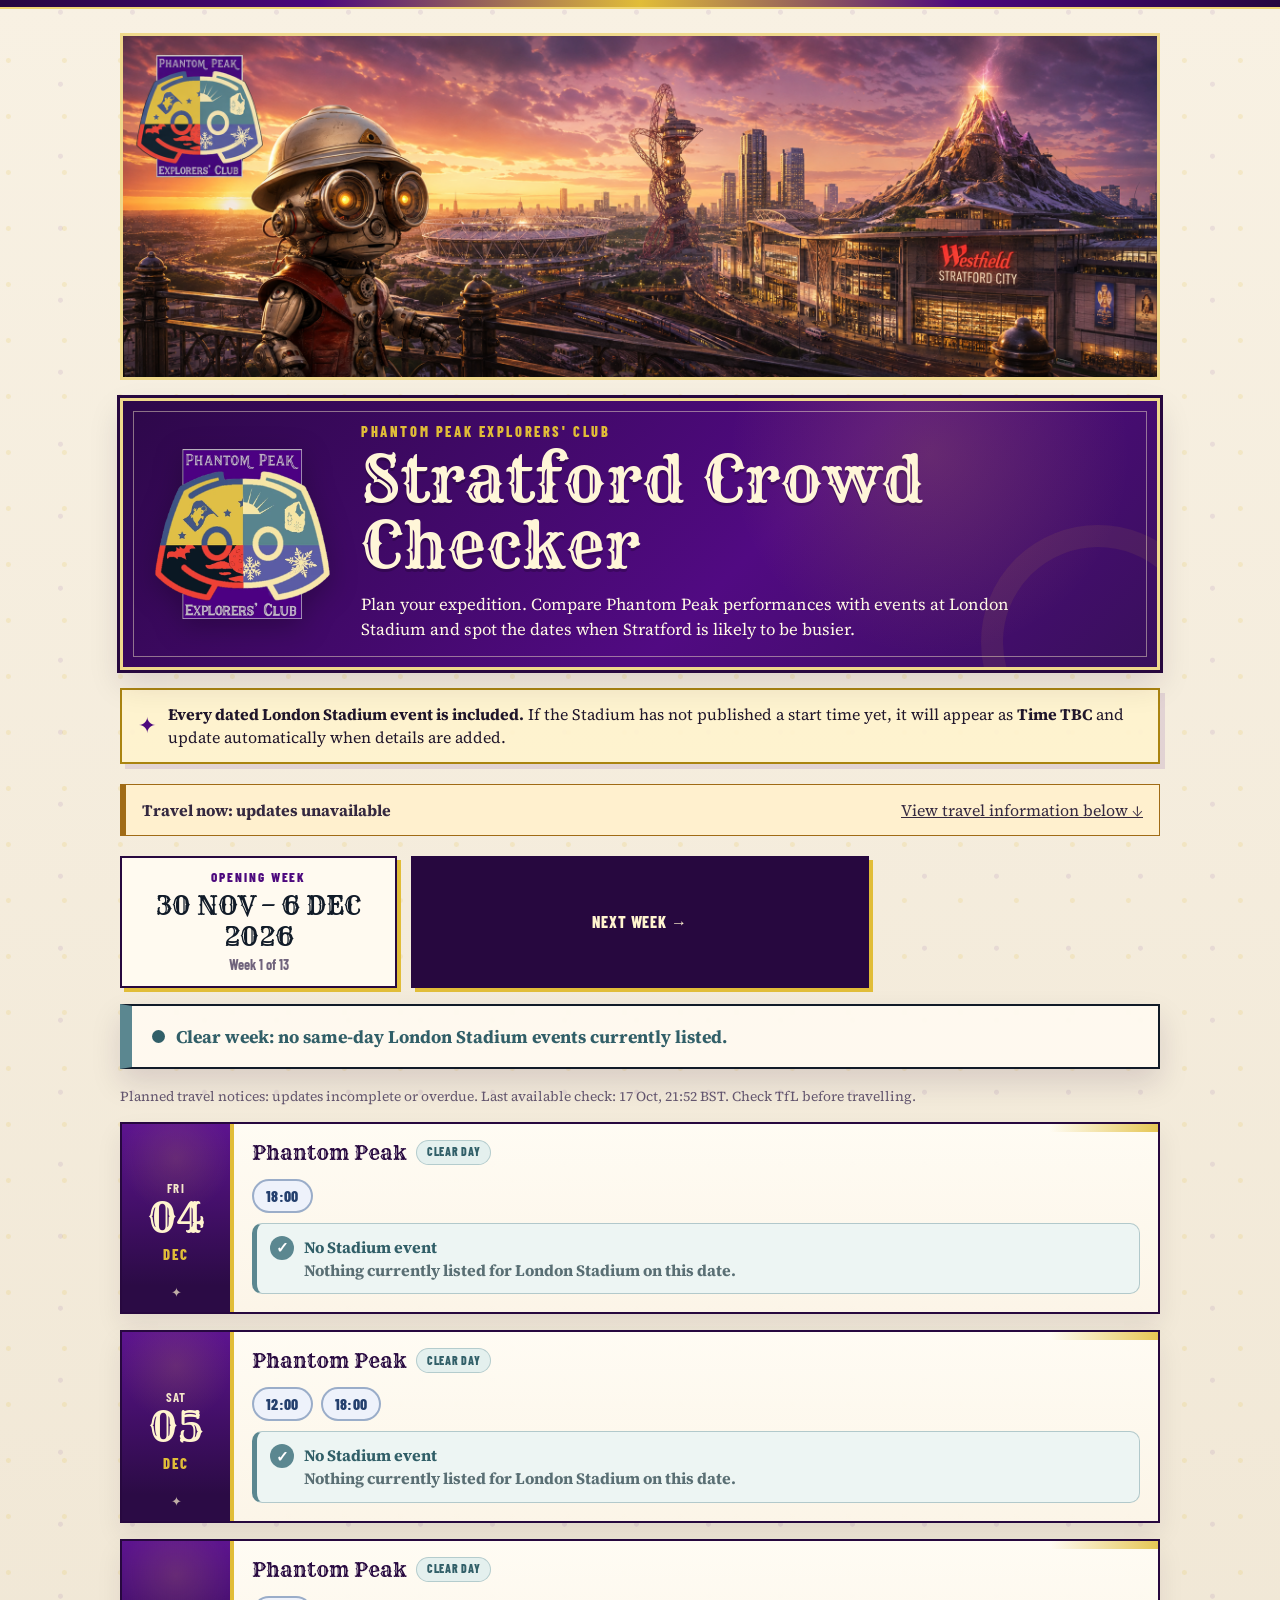
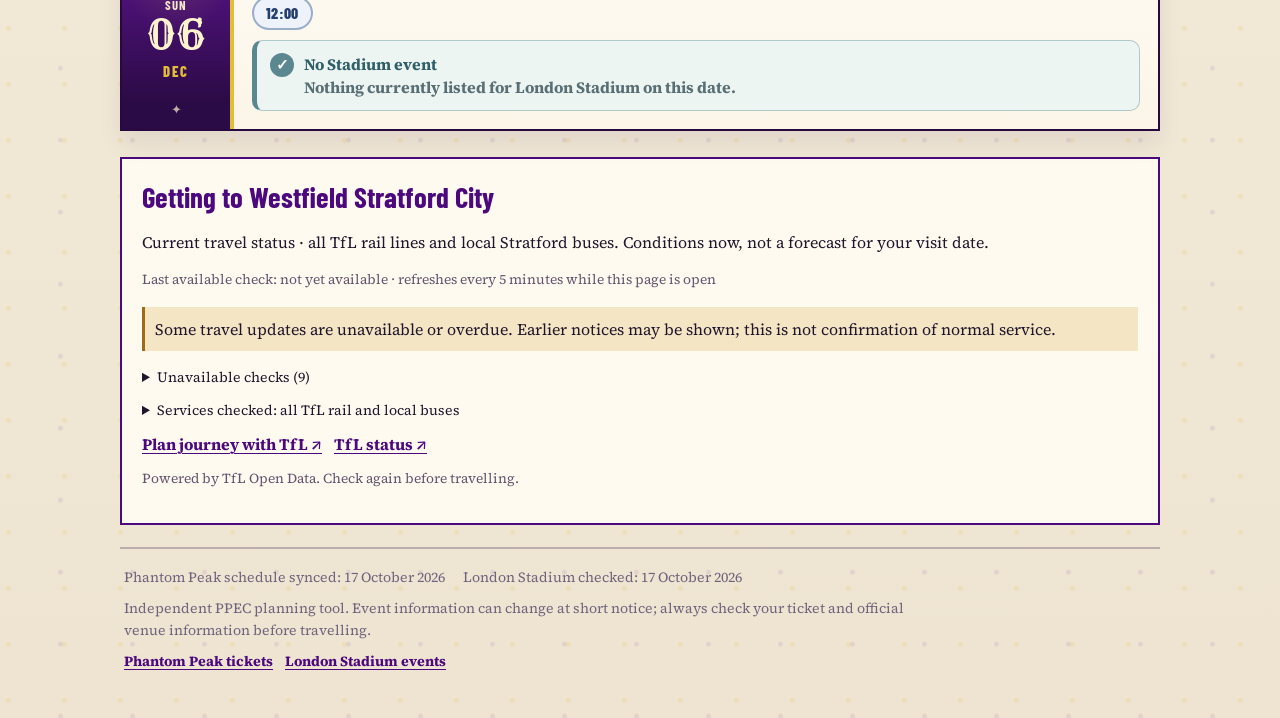
<file: index.html>
<!doctype html>
<html lang="en-GB">
<head>
  <meta charset="utf-8">
  <meta name="viewport" content="width=device-width, initial-scale=1">
  <meta name="theme-color" content="#4d087d">
  <meta name="description" content="PPEC Stratford Crowd Checker: compare Phantom Peak performances with London Stadium events.">
  <title>PPEC Stratford Crowd Checker</title>
  <link rel="icon" type="image/png" href="assets/ppec-icon.png">
  <link rel="preconnect" href="https://fonts.googleapis.com">
  <link rel="preconnect" href="https://fonts.gstatic.com" crossorigin>
  <link href="https://fonts.googleapis.com/css2?family=Barlow+Condensed:wght@600;700;800&family=Rye&family=Source+Serif+4:opsz,wght@8..60,400;8..60,600;8..60,700&display=swap" rel="stylesheet">
  <link rel="stylesheet" href="styles.css">
</head>
<body>
  <div class="site-topline" aria-hidden="true"></div>

  <div class="site-layout">
    <main class="page-shell">
      <figure class="portrait-banner">
        <img src="assets/stratford-banner-wide.png" alt="Jonabot looking across Stratford towards London Stadium, the Orbit and Westfield Stratford City with Phantom Peak rising from the shopping centre">
      </figure>

      <header class="hero">
        <img class="hero-logo" src="assets/ppec-logo.webp" alt="Phantom Peak Explorers' Club">
        <div class="hero-copy">
          <p class="eyebrow">PHANTOM PEAK EXPLORERS' CLUB</p>
          <h1>Stratford Crowd Checker</h1>
          <p class="intro">Plan your expedition. Compare Phantom Peak performances with events at London Stadium and spot the dates when Stratford is likely to be busier.</p>
        </div>
      </header>

      <section class="notice-strip" aria-label="How to use this checker">
        <span class="notice-symbol" aria-hidden="true">✦</span>
        <p><strong>Every dated London Stadium event is included.</strong> If the Stadium has not published a start time yet, it will appear as <strong>Time TBC</strong> and update automatically when details are added.</p>
      </section>

      <div id="travelStatusBar" class="travel-status-bar" aria-live="polite"><a href="#travelInfo">Travel now: checking TfL… · View travel information ↓</a></div>

      <section class="week-picker" aria-label="Week navigation">
        <button id="prevWeek" class="nav-button" type="button" aria-label="View previous week">← Previous week</button>
        <div class="week-heading" aria-live="polite">
          <div id="weekLabel" class="week-kicker">OPENING WEEK</div>
          <h2 id="weekRange">30 NOV – 6 DEC 2026</h2>
          <div id="weekCounter" class="week-counter">Week 1 of 13</div>
        </div>
        <button id="nextWeek" class="nav-button" type="button" aria-label="View next week">Next week →</button>
      </section>

      <section id="summary" class="summary-card" aria-live="polite"></section>
      <p id="plannedTravelStatus" class="travel-check">Planned travel notices: checking for updates…</p>
      <section id="schedule" class="schedule-list" aria-label="Phantom Peak performances"></section>

      <section id="travelInfo" class="travel-panel" aria-labelledby="travelHeading">
        <h2 id="travelHeading">Getting to Westfield Stratford City</h2>
        <p>Current travel status · all TfL rail lines and local Stratford buses. Conditions now, not a forecast for your visit date.</p>
        <div id="currentTravel" aria-live="polite"></div>
        <div class="source-links">
          <a href="https://tfl.gov.uk/plan-a-journey/" target="_blank" rel="noopener noreferrer">Plan journey with TfL ↗</a>
          <a href="https://tfl.gov.uk/tube-dlr-overground/status/" target="_blank" rel="noopener noreferrer">TfL status ↗</a>
        </div>
        <p class="travel-check">Powered by TfL Open Data. Check again before travelling.</p>
      </section>

      <footer class="footer">
        <div class="footer-status">
          <p id="ppChecked"></p>
          <p id="stadiumChecked"></p>
        </div>
        <p class="fine-print">Independent PPEC planning tool. Event information can change at short notice; always check your ticket and official venue information before travelling.</p>
        <div class="source-links">
          <a href="https://www.phantompeak.com/tickets/?flow=lyTxE9UF" target="_blank" rel="noopener noreferrer">Phantom Peak tickets</a>
          <a href="https://www.london-stadium.com/events/all.html" target="_blank" rel="noopener noreferrer">London Stadium events</a>
        </div>
      </footer>
    </main>
  </div>

  <script src="schedule-data.js"></script>
  <script src="app.js"></script>
  <script src="travel-core.js"></script>
  <script src="travel.js"></script>
</body>
</html>
</file>
<file: styles.css>
:root {
  --ink: #20162b;
  --muted: #70637c;
  --cream: #fff4cf;
  --cream-soft: #fffaf0;
  --cream-deep: #efd98c;
  --purple: #4c087d;
  --purple-2: #6d1a99;
  --purple-dark: #27083f;
  --gold: #e1bd38;
  --gold-deep: #aa8410;
  --blue: #3e6093;
  --teal: #5b8790;
  --red: #e34d3f;
  --night: #111b28;
  --line: rgba(39, 8, 63, .2);
  --shadow: 0 14px 30px rgba(36, 10, 51, .13);
}

.travel-panel { margin-top: 26px; padding: 20px; background: var(--cream-soft); border: 2px solid var(--purple); color: var(--ink); }
.travel-panel h2 { margin: 0 0 8px; font-family: 'Barlow Condensed', Arial, sans-serif; color: var(--purple); font-size: 1.8rem; }
.travel-panel p { line-height: 1.5; }
.travel-check { font-size: .86rem; line-height: 1.5; color: #63556e; }
.planned-travel { margin-top: 14px; }
.travel-notice { margin: 9px 0; padding: 12px 14px; background: #fff0ce; color: #513607; border: 1px solid #caaa66; overflow-wrap: anywhere; }
.travel-notice summary { cursor: pointer; font-weight: 700; line-height: 1.4; }
.travel-notice p { margin: 10px 0 0; line-height: 1.5; }
.travel-scope { font-size: .85rem; }
.travel-coverage { margin: 12px 0; font-size: .88rem; line-height: 1.5; }
.travel-coverage summary { cursor: pointer; }
.travel-unavailable { border-left: 3px solid #a06b16; padding: 10px; background: #f4e5c4; }
@media(max-width:520px) { .travel-panel { padding: 14px; } .travel-notice { padding: 10px; } }

* { box-sizing: border-box; }
html { min-height: 100%; background: #efe7d7; }
body {
  margin: 0;
  min-height: 100%;
  overflow-x: hidden;
  color: var(--ink);
  font-family: 'Source Serif 4', Georgia, serif;
  background:
    radial-gradient(circle at 15% 8%, rgba(225,189,56,.16) 0 2px, transparent 3px),
    radial-gradient(circle at 84% 17%, rgba(76,8,125,.08) 0 2px, transparent 3px),
    linear-gradient(180deg, #f8f1e3 0%, #eee4d1 100%);
  background-size: 56px 56px, 72px 72px, auto;
}

button, a { font: inherit; }
button:focus-visible, a:focus-visible { outline: 3px solid var(--red); outline-offset: 3px; }

.site-topline {
  height: 9px;
  background: linear-gradient(90deg, var(--purple-dark), var(--purple), var(--gold), var(--purple), var(--purple-dark));
  border-bottom: 2px solid #f0d774;
}

.site-layout {
  width: min(1040px, calc(100% - 28px));
  margin: 0 auto;
}

.portrait-banner {
  display: block;
  margin: 0 0 18px;
  overflow: hidden;
}
.portrait-banner img {
  display: block;
  width: 100%;
  height: auto;
  aspect-ratio: 3 / 1;
  object-fit: cover;
  object-position: center;
  border: 3px solid var(--cream-deep);
  outline: 2px solid var(--purple-dark);
  box-shadow: var(--shadow);
}

.page-shell {
  width: 100%;
  min-width: 0;
  padding: 24px 0 46px;
}

.hero {
  position: relative;
  overflow: hidden;
  display: grid;
  grid-template-columns: 180px minmax(0, 1fr);
  gap: 28px;
  align-items: center;
  padding: 24px 30px;
  color: var(--cream);
  background:
    radial-gradient(circle at 78% 20%, rgba(225,189,56,.17), transparent 24%),
    linear-gradient(135deg, #2d0849 0%, #510a82 60%, #39105c 100%);
  border: 3px solid var(--cream-deep);
  outline: 3px solid var(--purple-dark);
  box-shadow: var(--shadow);
}
.hero::before,
.hero::after {
  content: '';
  position: absolute;
  pointer-events: none;
}
.hero::before {
  inset: 10px;
  border: 1px solid rgba(255,244,207,.45);
}
.hero::after {
  width: 190px;
  height: 190px;
  right: -58px;
  bottom: -92px;
  border: 22px solid rgba(225,189,56,.08);
  border-radius: 50%;
}
.hero-logo {
  position: relative;
  z-index: 1;
  display: block;
  width: 100%;
  max-height: 170px;
  object-fit: contain;
  filter: drop-shadow(0 8px 14px rgba(0,0,0,.25));
}
.hero-copy { position: relative; z-index: 1; min-width: 0; }
.eyebrow {
  margin: 0 0 8px;
  color: var(--gold);
  font-family: 'Barlow Condensed', Arial, sans-serif;
  font-weight: 800;
  font-size: .9rem;
  line-height: 1;
  letter-spacing: .18em;
  text-transform: uppercase;
}
.hero h1 {
  margin: 0;
  color: #fff6d8;
  font-family: 'Rye', Georgia, serif;
  font-weight: 400;
  font-size: clamp(2rem, 5vw, 4rem);
  line-height: 1.03;
  letter-spacing: .015em;
  text-shadow: 0 3px 0 rgba(0,0,0,.2);
}
.intro {
  max-width: 700px;
  margin: 14px 0 0;
  color: #fff8e4;
  font-size: 1.05rem;
  line-height: 1.48;
}


.notice-strip {
  display: flex;
  gap: 12px;
  align-items: center;
  margin: 18px 0 20px;
  padding: 13px 16px;
  border: 2px solid var(--gold-deep);
  background: rgba(255,244,207,.92);
  box-shadow: 5px 5px 0 rgba(76,8,125,.11);
}
.notice-strip p { margin: 0; line-height: 1.45; }
.notice-symbol { color: var(--purple); font-size: 1.4rem; flex: 0 0 auto; }

.week-picker {
  display: grid;
  grid-template-columns: minmax(145px, 1fr) minmax(280px, 1.65fr) minmax(145px, 1fr);
  gap: 14px;
  align-items: stretch;
  margin: 20px 0 14px;
}
.week-heading {
  display: flex;
  flex-direction: column;
  align-items: center;
  justify-content: center;
  text-align: center;
  padding: 13px 18px;
  background: var(--cream-soft);
  border: 2px solid var(--purple-dark);
  box-shadow: 4px 4px 0 var(--gold);
}
.week-kicker {
  color: var(--purple);
  font-family: 'Barlow Condensed', Arial, sans-serif;
  font-size: .82rem;
  font-weight: 800;
  line-height: 1;
  letter-spacing: .15em;
  text-transform: uppercase;
}
.week-heading h2 {
  margin: 7px 0 4px;
  color: var(--night);
  font-family: 'Rye', Georgia, serif;
  font-weight: 400;
  font-size: clamp(1.15rem, 3vw, 1.65rem);
  line-height: 1.15;
}
.week-counter {
  color: var(--muted);
  font-family: 'Barlow Condensed', Arial, sans-serif;
  font-size: .88rem;
  font-weight: 700;
}
.nav-button {
  min-height: 64px;
  border: 2px solid var(--purple-dark);
  background: var(--purple-dark);
  color: var(--cream);
  padding: 13px 18px;
  cursor: pointer;
  font-family: 'Barlow Condensed', Arial, sans-serif;
  font-size: 1rem;
  font-weight: 800;
  line-height: 1.15;
  text-transform: uppercase;
  letter-spacing: .055em;
  box-shadow: 4px 4px 0 var(--gold);
  transition: transform .12s ease, box-shadow .12s ease, background .12s ease;
}
.nav-button:hover { transform: translate(-1px,-1px); box-shadow: 6px 6px 0 var(--gold); background: var(--purple); }
.nav-button[hidden] { display: none; }

.summary-card {
  margin: 16px 0 18px;
  padding: 18px 20px;
  border: 2px solid var(--night);
  background: rgba(255,250,240,.96);
  box-shadow: var(--shadow);
}
.summary-card.safe { border-left: 12px solid var(--teal); }
.summary-card.clash { border-left: 12px solid var(--red); background: #fff0df; }
.summary-card.empty { border-left: 12px solid var(--blue); }
.summary-main { display: flex; gap: 11px; align-items: center; font-size: 1.12rem; font-weight: 700; }
.summary-dot { width: 13px; height: 13px; border-radius: 50%; background: currentColor; flex: 0 0 auto; }
.summary-card.safe .summary-main { color: #315f68; }
.summary-card.clash .summary-main { color: #a12a21; }
.summary-card.empty .summary-main { color: var(--blue); }
.summary-sub { margin: 8px 0 0 24px; color: var(--muted); line-height: 1.45; }

.schedule-list { display: grid; gap: 14px; }
.day-card {
  position: relative;
  display: grid;
  grid-template-columns: 112px minmax(0, 1fr);
  min-width: 0;
  overflow: hidden;
  background: rgba(255,250,240,.97);
  border: 2px solid var(--night);
  box-shadow: 6px 6px 0 rgba(62,96,147,.17);
}
.day-card.has-clash { border-color: #a62d24; box-shadow: 7px 7px 0 rgba(227,77,63,.23); }
.day-card.needs-review { border-style: dashed; }
.date-block {
  display: flex;
  flex-direction: column;
  align-items: center;
  justify-content: center;
  min-height: 150px;
  padding: 15px 8px;
  text-align: center;
  color: var(--cream);
  background: linear-gradient(180deg, #4e0d78, #2a0a44);
  border-right: 3px solid var(--gold);
}
.day-card.has-clash .date-block { background: var(--night); border-right-color: var(--red); }
.date-day { font-family: 'Rye', Georgia, serif; font-size: 2.35rem; line-height: .95; font-weight: 400; }
.date-month {
  margin-top: 6px;
  color: var(--gold);
  font-family: 'Barlow Condensed', Arial, sans-serif;
  font-size: .9rem;
  font-weight: 800;
  line-height: 1;
  text-transform: uppercase;
  letter-spacing: .13em;
}
.date-weekday {
  margin-top: 8px;
  font-family: 'Barlow Condensed', Arial, sans-serif;
  font-size: .78rem;
  font-weight: 700;
  line-height: 1;
  text-transform: uppercase;
  letter-spacing: .09em;
  opacity: .94;
}
.day-content { min-width: 0; padding: 18px 20px 19px; }
.day-heading-row { display: flex; flex-wrap: wrap; gap: 8px 12px; align-items: center; }
.day-title {
  margin: 0;
  color: var(--purple-dark);
  font-family: 'Rye', Georgia, serif;
  font-size: 1.22rem;
  font-weight: 400;
}
.source-badge {
  display: inline-flex;
  align-items: center;
  min-height: 25px;
  padding: 4px 8px;
  border: 1px solid var(--line);
  background: #f3ead5;
  color: var(--muted);
  font-family: 'Barlow Condensed', Arial, sans-serif;
  font-size: .74rem;
  font-weight: 800;
  line-height: 1;
  text-transform: uppercase;
  letter-spacing: .055em;
}
.source-badge.live { background: #e8f1ec; color: #315e4b; border-color: #81a393; }
.source-badge.review { background: #fff0dc; color: #8b4a16; border-color: #d29a61; }
.show-times { display: flex; flex-wrap: wrap; gap: 8px; margin: 11px 0 4px; }
.time-pill {
  display: inline-block;
  padding: 7px 11px;
  border: 2px solid var(--blue);
  background: #edf1f7;
  color: #263d65;
  font-family: 'Barlow Condensed', Arial, sans-serif;
  font-size: 1rem;
  font-weight: 800;
  line-height: 1;
  letter-spacing: .025em;
}
.special-note { margin: 10px 0 0; color: var(--purple); font-weight: 700; }
.review-note {
  margin: 11px 0 0;
  padding: 8px 10px;
  border-left: 4px solid #c7752c;
  background: #fff4e5;
  color: #6f3d13;
  line-height: 1.4;
}
.stadium-event {
  margin-top: 15px;
  padding: 14px 16px;
  border: 3px solid var(--red);
  background: #ffe8ce;
}
.status-label {
  color: #a42b22;
  font-family: 'Barlow Condensed', Arial, sans-serif;
  font-size: .82rem;
  font-weight: 800;
  line-height: 1;
  text-transform: uppercase;
  letter-spacing: .1em;
}
.stadium-name { margin-top: 7px; font-size: 1.18rem; font-weight: 700; line-height: 1.25; overflow-wrap: anywhere; }
.stadium-time {
  margin-top: 5px;
  color: #6e302b;
  font-family: 'Barlow Condensed', Arial, sans-serif;
  font-size: 1rem;
  font-weight: 800;
}
.no-stadium {
  margin-top: 15px;
  padding: 10px 12px;
  border-left: 5px solid var(--teal);
  background: #edf4f2;
  color: #315f68;
  font-weight: 700;
}
.empty-week {
  padding: 28px 20px;
  text-align: center;
  border: 2px dashed var(--blue);
  background: rgba(255,250,240,.96);
  color: var(--muted);
}
.key-panel {
  margin-top: 26px;
  padding: 18px 20px;
  background: rgba(255,244,207,.92);
  border: 2px solid var(--purple-dark);
  box-shadow: 5px 5px 0 rgba(76,8,125,.11);
}
.key-title-wrap { display: flex; align-items: center; gap: 9px; margin-bottom: 12px; }
.key-star { color: var(--gold-deep); font-size: 1.05rem; }
.key-panel h2 {
  margin: 0;
  color: var(--purple-dark);
  font-family: 'Rye', Georgia, serif;
  font-size: 1.08rem;
  font-weight: 400;
}
.key-grid { display: grid; grid-template-columns: repeat(3, 1fr); gap: 14px; }
.key-grid > div { display: grid; grid-template-columns: 30px minmax(0, 1fr); column-gap: 8px; align-items: center; }
.key-grid span:last-child { grid-column: 2; margin-top: 3px; color: var(--muted); font-size: .88rem; line-height: 1.35; }
.key-mark { display: grid; place-items: center; width: 28px; height: 28px; border-radius: 50%; color: white; font-family: 'Barlow Condensed', Arial, sans-serif; font-size: 1.05rem; font-weight: 800; line-height: 1; }
.key-mark.safe { background: var(--teal); }
.key-mark.clash { background: var(--red); }
.key-mark.review { background: #bd7029; }
.footer {
  margin-top: 22px;
  padding: 18px 4px 0;
  border-top: 2px solid rgba(39,8,63,.25);
  color: var(--muted);
  font-size: .88rem;
  line-height: 1.5;
}
.footer-status { display: flex; flex-wrap: wrap; gap: 6px 18px; }
.footer-status p { margin: 0; }
.fine-print { max-width: 820px; margin: 10px 0; }
.source-links { display: flex; flex-wrap: wrap; gap: 12px; }
.source-links a { color: var(--purple); font-weight: 700; text-underline-offset: 3px; }

@media (max-width: 720px) {
  .site-layout { width: min(100% - 18px, 1040px); }
  .page-shell { padding-top: 11px; }
  .portrait-banner { margin: 0 0 14px; }
  .hero { grid-template-columns: 104px minmax(0, 1fr); gap: 15px; padding: 16px 17px; }
  .hero-logo { max-height: 112px; }
  .eyebrow { font-size: .7rem; letter-spacing: .12em; }
  .hero h1 { font-size: clamp(1.55rem, 7.5vw, 2.4rem); }
  .intro { font-size: .93rem; }
  .week-picker { grid-template-columns: 1fr 1fr; }
  .week-heading { grid-column: 1 / -1; grid-row: 1; }
  .nav-button { min-height: 52px; padding: 11px 10px; font-size: .9rem; }
  .day-card { grid-template-columns: 80px minmax(0, 1fr); }
  .date-block { min-height: 145px; padding: 12px 5px; }
  .date-day { font-size: 2rem; }
  .date-month { font-size: .78rem; }
  .date-weekday { font-size: .7rem; }
  .day-content { padding: 15px 14px 16px; }
  .key-grid { grid-template-columns: 1fr; }
}

@media (max-width: 440px) {
  .hero { grid-template-columns: 82px minmax(0, 1fr); }
  .hero-logo { max-height: 90px; }
  .hero h1 { font-size: 1.58rem; }
  .intro { display: none; }
  .notice-strip { align-items: flex-start; font-size: .9rem; }
  .summary-card { padding: 15px 14px; }
  .summary-main { font-size: 1rem; align-items: flex-start; }
  .summary-sub { margin-left: 0; }
  .day-card { grid-template-columns: 70px minmax(0, 1fr); }
  .stadium-name { font-size: 1.05rem; }
}

@media (prefers-reduced-motion: reduce) {
  *, *::before, *::after { scroll-behavior: auto !important; transition: none !important; }
}


/* v1.6 card refresh */
.schedule-list {
  display: grid;
  gap: 16px;
}

.day-card {
  position: relative;
  display: grid;
  grid-template-columns: 112px minmax(0, 1fr);
  overflow: hidden;
  border: 2px solid var(--purple-dark);
  background: linear-gradient(180deg, rgba(255,252,244,.98), rgba(252,245,232,.98));
  box-shadow: 0 12px 24px rgba(36, 10, 51, .08);
}

.day-card::before {
  content: '';
  position: absolute;
  top: 0;
  right: 0;
  width: 108px;
  height: 8px;
  background: linear-gradient(90deg, transparent, rgba(225,189,56,.85));
}

.day-card.has-clash {
  border-color: #91291f;
  box-shadow: 0 14px 28px rgba(159, 47, 33, .14);
}

.day-card.needs-review {
  border-style: dashed;
}

.date-block {
  position: relative;
  display: flex;
  flex-direction: column;
  justify-content: center;
  align-items: center;
  gap: 4px;
  min-height: 168px;
  padding: 16px 10px;
  color: var(--cream);
  background:
    radial-gradient(circle at 50% 18%, rgba(225,189,56,.14), transparent 34%),
    linear-gradient(180deg, #5d148f, #2b0b45 86%);
  border-right: 4px solid var(--gold);
}

.day-card.has-clash .date-block {
  background: linear-gradient(180deg, #281e2e, #111b28 90%);
  border-right-color: var(--red);
}

.date-block::after {
  content: '✦';
  position: absolute;
  bottom: 10px;
  font-size: .84rem;
  color: rgba(255,244,207,.7);
}

.date-day {
  font-family: 'Rye', Georgia, serif;
  font-weight: 400;
  font-size: 2.5rem;
  line-height: .95;
}

.date-month {
  color: var(--gold);
  font-family: 'Barlow Condensed', Arial, sans-serif;
  font-size: .92rem;
  font-weight: 800;
  letter-spacing: .14em;
  text-transform: uppercase;
}

.date-weekday {
  font-family: 'Barlow Condensed', Arial, sans-serif;
  font-size: .8rem;
  font-weight: 700;
  letter-spacing: .1em;
  text-transform: uppercase;
  opacity: .95;
}

.day-content {
  padding: 16px 18px 18px;
  min-width: 0;
}

.day-heading-row {
  display: flex;
  flex-wrap: wrap;
  align-items: center;
  gap: 8px 10px;
}

.day-title {
  margin: 0;
  color: var(--purple-dark);
  font-family: 'Rye', Georgia, serif;
  font-size: 1.26rem;
  font-weight: 400;
}

.slot-tag {
  display: inline-flex;
  align-items: center;
  min-height: 25px;
  padding: 4px 10px;
  border-radius: 999px;
  font-family: 'Barlow Condensed', Arial, sans-serif;
  font-size: .74rem;
  font-weight: 800;
  line-height: 1;
  letter-spacing: .06em;
  text-transform: uppercase;
}

.slot-tag.clear {
  background: #e4f0ee;
  color: #315f68;
  border: 1px solid rgba(91,135,144,.35);
}

.slot-tag.clash {
  background: #fde4df;
  color: #9b3227;
  border: 1px solid rgba(227,77,63,.35);
}

.source-badge {
  display: inline-flex;
  align-items: center;
  min-height: 25px;
  padding: 4px 8px;
  border-radius: 999px;
  font-family: 'Barlow Condensed', Arial, sans-serif;
  font-size: .72rem;
  font-weight: 800;
  letter-spacing: .05em;
  text-transform: uppercase;
}

.show-times {
  display: flex;
  flex-wrap: wrap;
  gap: 8px;
  margin: 14px 0 10px;
}

.time-pill {
  display: inline-flex;
  align-items: center;
  min-height: 34px;
  padding: 7px 12px;
  border: 2px solid rgba(62,96,147,.48);
  border-radius: 999px;
  background: #eef2fb;
  color: #25406e;
  font-family: 'Barlow Condensed', Arial, sans-serif;
  font-size: .98rem;
  font-weight: 800;
  letter-spacing: .02em;
}

.time-pill.special {
  border-color: rgba(109,26,153,.35);
  background: #f5edff;
  color: var(--purple);
}

.time-pill.muted {
  border-color: rgba(112,99,124,.28);
  background: #f3efea;
  color: #63576f;
}

.special-note {
  margin: 0 0 12px;
  color: var(--purple);
  font-weight: 700;
  line-height: 1.4;
}

.review-note {
  margin: 0 0 12px;
  padding: 9px 11px;
  border-left: 4px solid #c7752c;
  background: #fff4e5;
  color: #6f3d13;
  line-height: 1.42;
  font-size: .96rem;
}

.stadium-event,
.no-stadium {
  margin-top: 8px;
}

.no-stadium {
  display: flex;
  gap: 10px;
  align-items: flex-start;
  padding: 12px 13px;
  border: 1px solid rgba(91,135,144,.4);
  border-left: 5px solid var(--teal);
  border-radius: 10px;
  background: #edf5f3;
  color: #315f68;
}

.no-stadium strong,
.stadium-item-copy strong {
  display: block;
}

.no-stadium span:last-child {
  display: block;
  margin-top: 2px;
  color: #5a6f74;
  line-height: 1.35;
}

.stadium-event {
  padding: 12px 13px 10px;
  border: 1px solid rgba(227,77,63,.55);
  border-left: 5px solid var(--red);
  border-radius: 10px;
  background: #fff0e5;
}

.status-label {
  margin-bottom: 8px;
  color: #9a2c21;
  font-family: 'Barlow Condensed', Arial, sans-serif;
  font-size: .78rem;
  font-weight: 800;
  letter-spacing: .09em;
  text-transform: uppercase;
}

.stadium-list {
  display: grid;
  gap: 8px;
}

.stadium-item {
  display: flex;
  gap: 10px;
  align-items: flex-start;
}

.state-icon {
  display: inline-grid;
  place-items: center;
  width: 24px;
  height: 24px;
  border-radius: 50%;
  flex: 0 0 auto;
  font-family: 'Barlow Condensed', Arial, sans-serif;
  font-size: .96rem;
  font-weight: 800;
  line-height: 1;
}

.no-stadium .state-icon {
  background: var(--teal);
  color: white;
}

.stadium-item .state-icon {
  background: var(--red);
  color: white;
}

.stadium-item-copy {
  min-width: 0;
}

.stadium-name {
  margin: 0;
  color: #5c221d;
  font-size: 1.05rem;
  font-weight: 700;
  line-height: 1.25;
  overflow-wrap: anywhere;
}

.stadium-time {
  margin-top: 3px;
  color: #7b4434;
  font-family: 'Barlow Condensed', Arial, sans-serif;
  font-size: .94rem;
  font-weight: 700;
  letter-spacing: .02em;
}

@media (max-width: 720px) {
  .schedule-list {
    gap: 12px;
  }

  .day-card {
    grid-template-columns: 1fr;
  }

  .day-card::before {
    width: 72px;
  }

  .date-block {
    min-height: auto;
    padding: 12px 12px 18px;
    border-right: 0;
    border-bottom: 4px solid var(--gold);
  }

  .day-card.has-clash .date-block {
    border-bottom-color: var(--red);
  }

  .day-content {
    padding: 14px 14px 15px;
  }

  .day-title {
    font-size: 1.13rem;
  }

  .slot-tag,
  .source-badge {
    font-size: .68rem;
  }

  .time-pill {
    min-height: 31px;
    font-size: .92rem;
  }

  .stadium-name {
    font-size: 1rem;
  }
}

/* TfL line accents; text remains dark and readable on a pale background. */
.travel-notice { border-left: 7px solid var(--travel-line, #766583); background: #fffaf0; color: #302838; }
.travel-central { --travel-line: #e32017; }
.travel-jubilee { --travel-line: #a0a5a9; }
.travel-dlr { --travel-line: #00a4a7; }
.travel-elizabeth { --travel-line: #773dbd; }
.travel-mildmay { --travel-line: #0067a5; }
.travel-bus { --travel-line: #b56b08; }
.travel-status-bar { margin: 18px 0; background: #eee9f3; border: 1px solid #81728c; border-left-width: 6px; }
.travel-status-bar a { display: flex; flex-wrap: wrap; justify-content: space-between; gap: 8px 18px; padding: 14px 16px; color: #352940; line-height: 1.4; text-decoration: none; }
.travel-status-bar a span { text-decoration: underline; }
.travel-status-bar a:focus-visible { outline: 3px solid #4d087d; outline-offset: 3px; }
.travel-status-issues, .travel-status-unavailable { background: #fff0ce; border-color: #a06b16; }
.travel-status-clear { background: #edf5ee; border-color: #48764c; }
#travelInfo { scroll-margin-top: 20px; }

.travel-bakerloo { --travel-line: #b36305; }
.travel-circle { --travel-line: #ffd300; }
.travel-district { --travel-line: #00782a; }
.travel-hammersmith-city { --travel-line: #f3a9bb; }
.travel-metropolitan { --travel-line: #9b0056; }
.travel-northern { --travel-line: #000000; }
.travel-piccadilly { --travel-line: #003688; }
.travel-victoria { --travel-line: #0098d4; }
.travel-waterloo-city { --travel-line: #95cdba; }
.travel-liberty { --travel-line: #61686b; }
.travel-lioness { --travel-line: #eea700; }
.travel-suffragette { --travel-line: #18a95d; }
.travel-weaver { --travel-line: #9b0058; }
.travel-windrush { --travel-line: #ef7b10; }
/* Keep local buses distinct from the expanded rail palette. */
.travel-bus { --travel-line: #665075; }

/* Full-width line-coloured notice headers, including when expanded. */
.travel-notice { padding: 0; border: 1px solid var(--travel-line, #766583); }
.travel-notice summary { padding: 14px; background: var(--travel-line, #766583); color: var(--travel-text, #fff); }
.travel-notice p { margin: 12px 14px; }
.travel-jubilee, .travel-circle, .travel-dlr, .travel-hammersmith-city,
.travel-victoria, .travel-waterloo-city, .travel-lioness,
.travel-suffragette, .travel-windrush { --travel-text: #111; }
.travel-notice summary:focus-visible { outline: 3px solid #111; outline-offset: 3px; }

.travel-status-issues { background: #b91c1c; border-color: #991b1b; }
.travel-status-clear { background: #166534; border-color: #14532d; }
.travel-status-issues a, .travel-status-clear a { color: #fff; }
</file>
